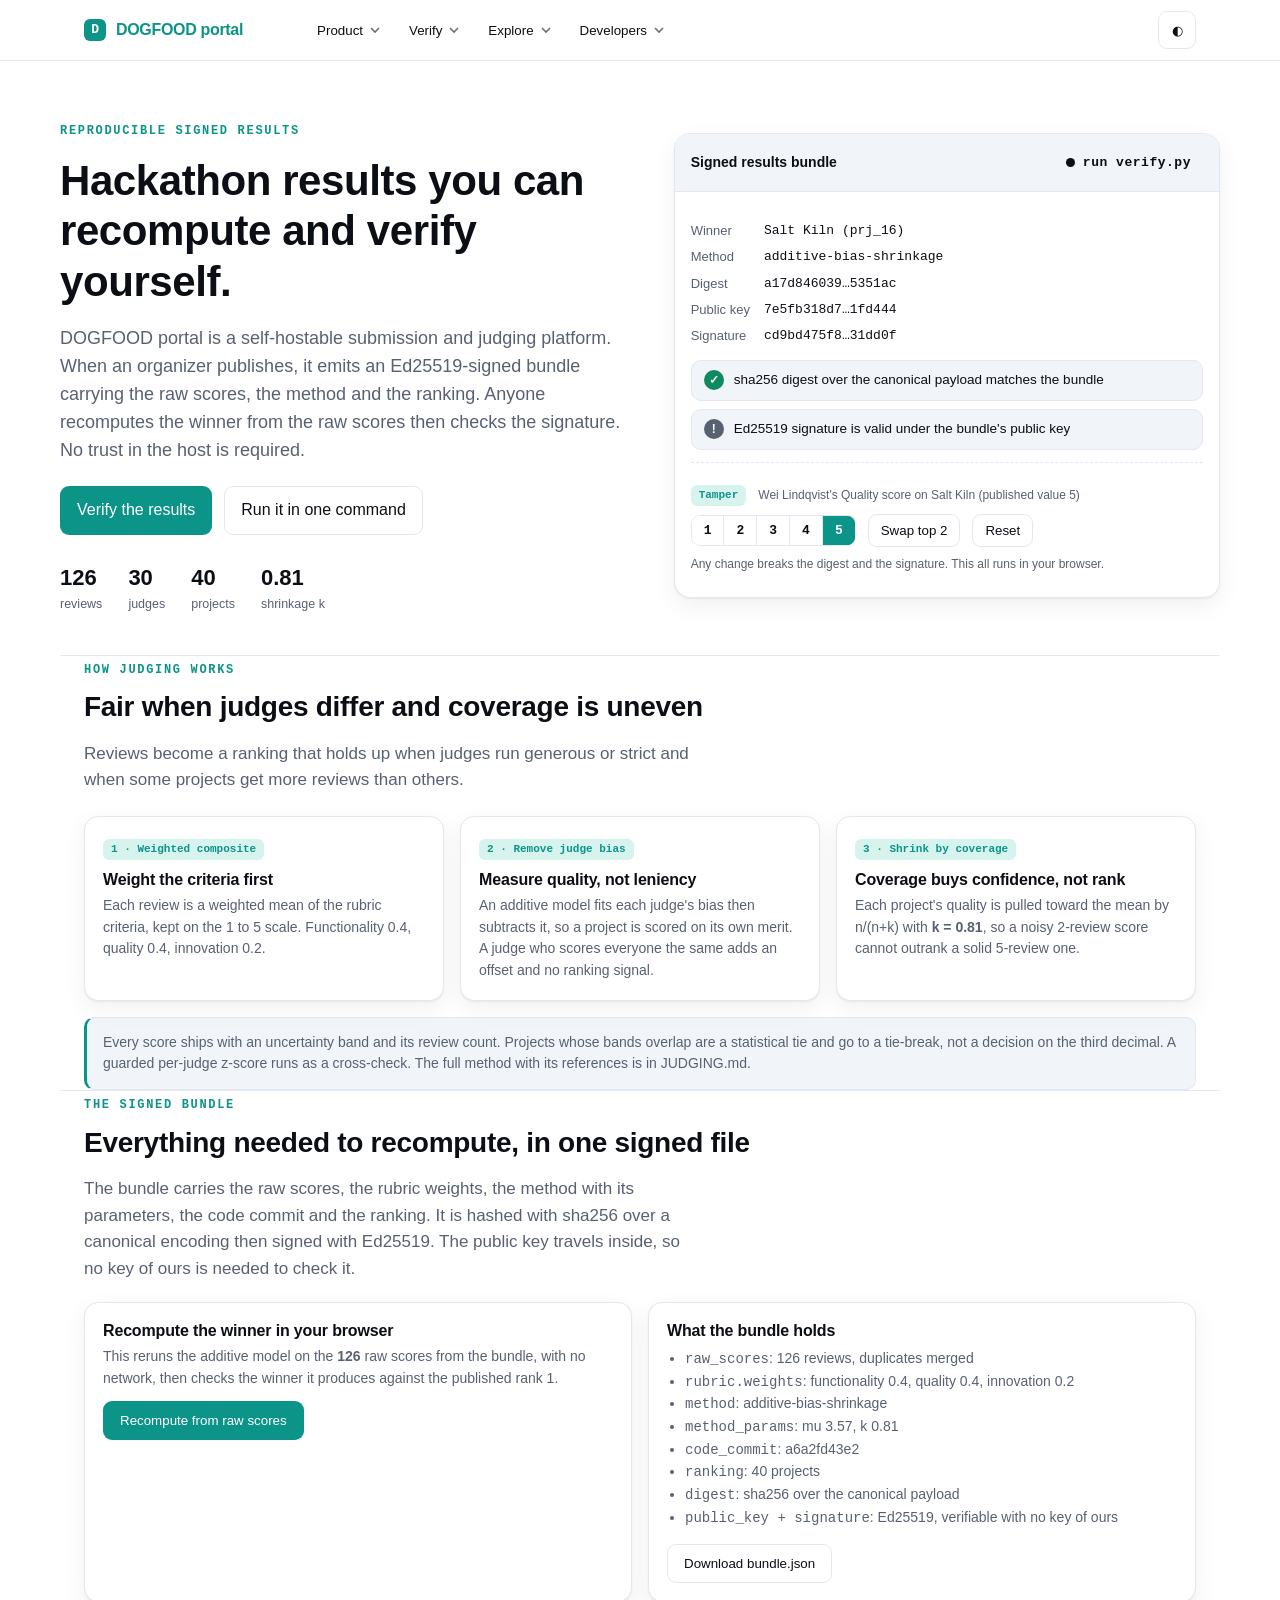
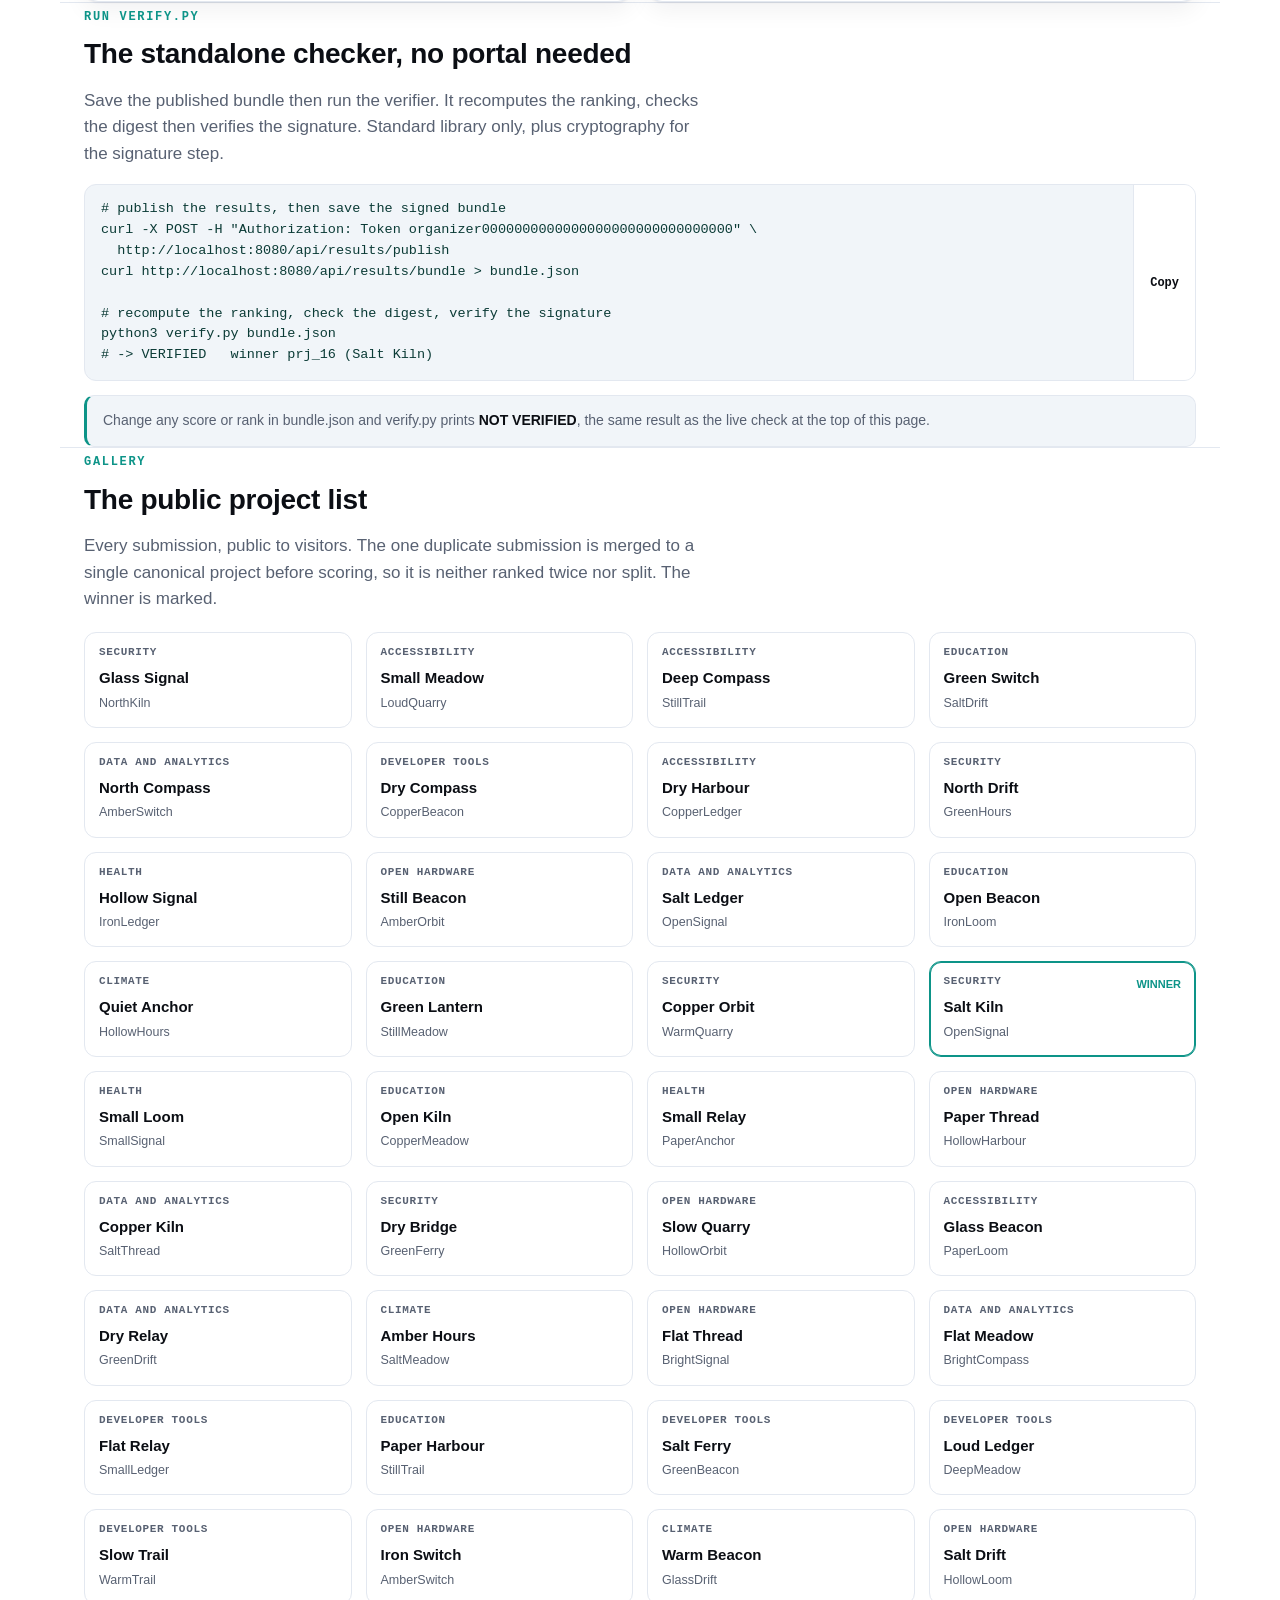
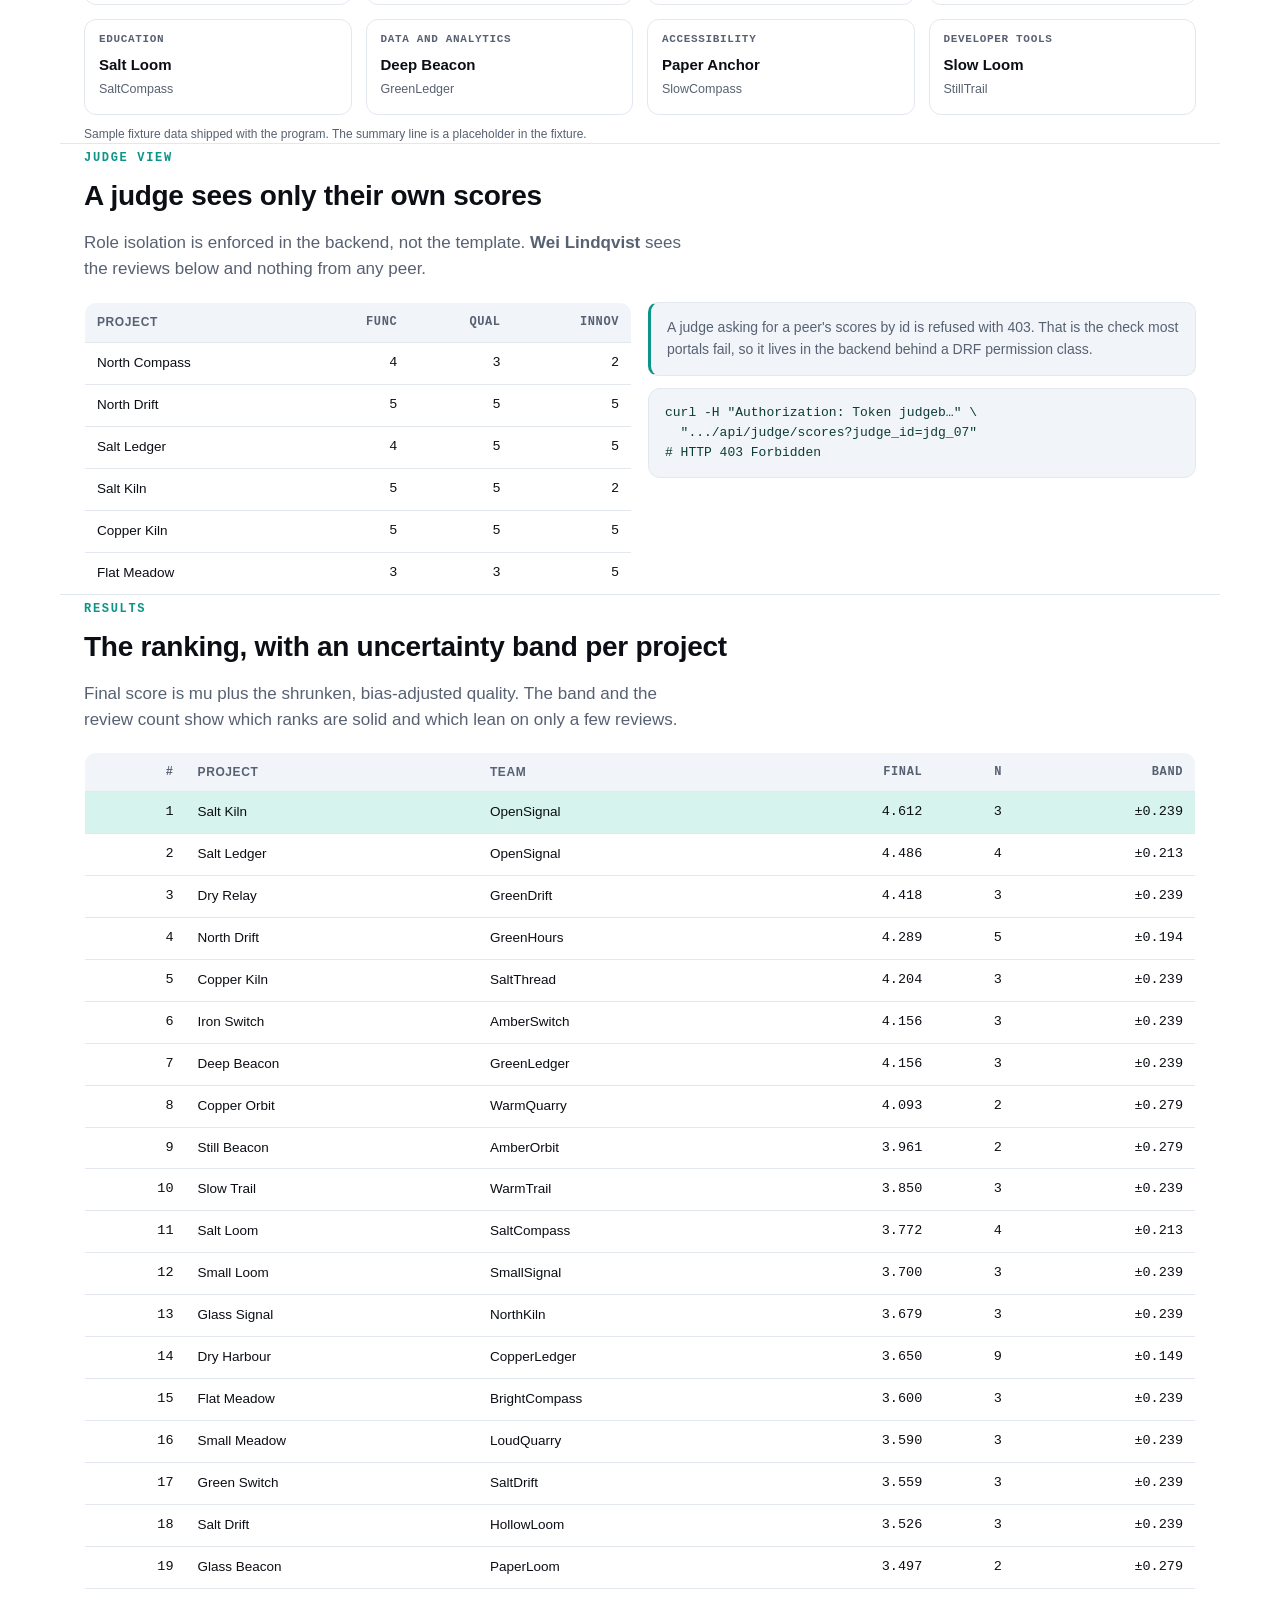
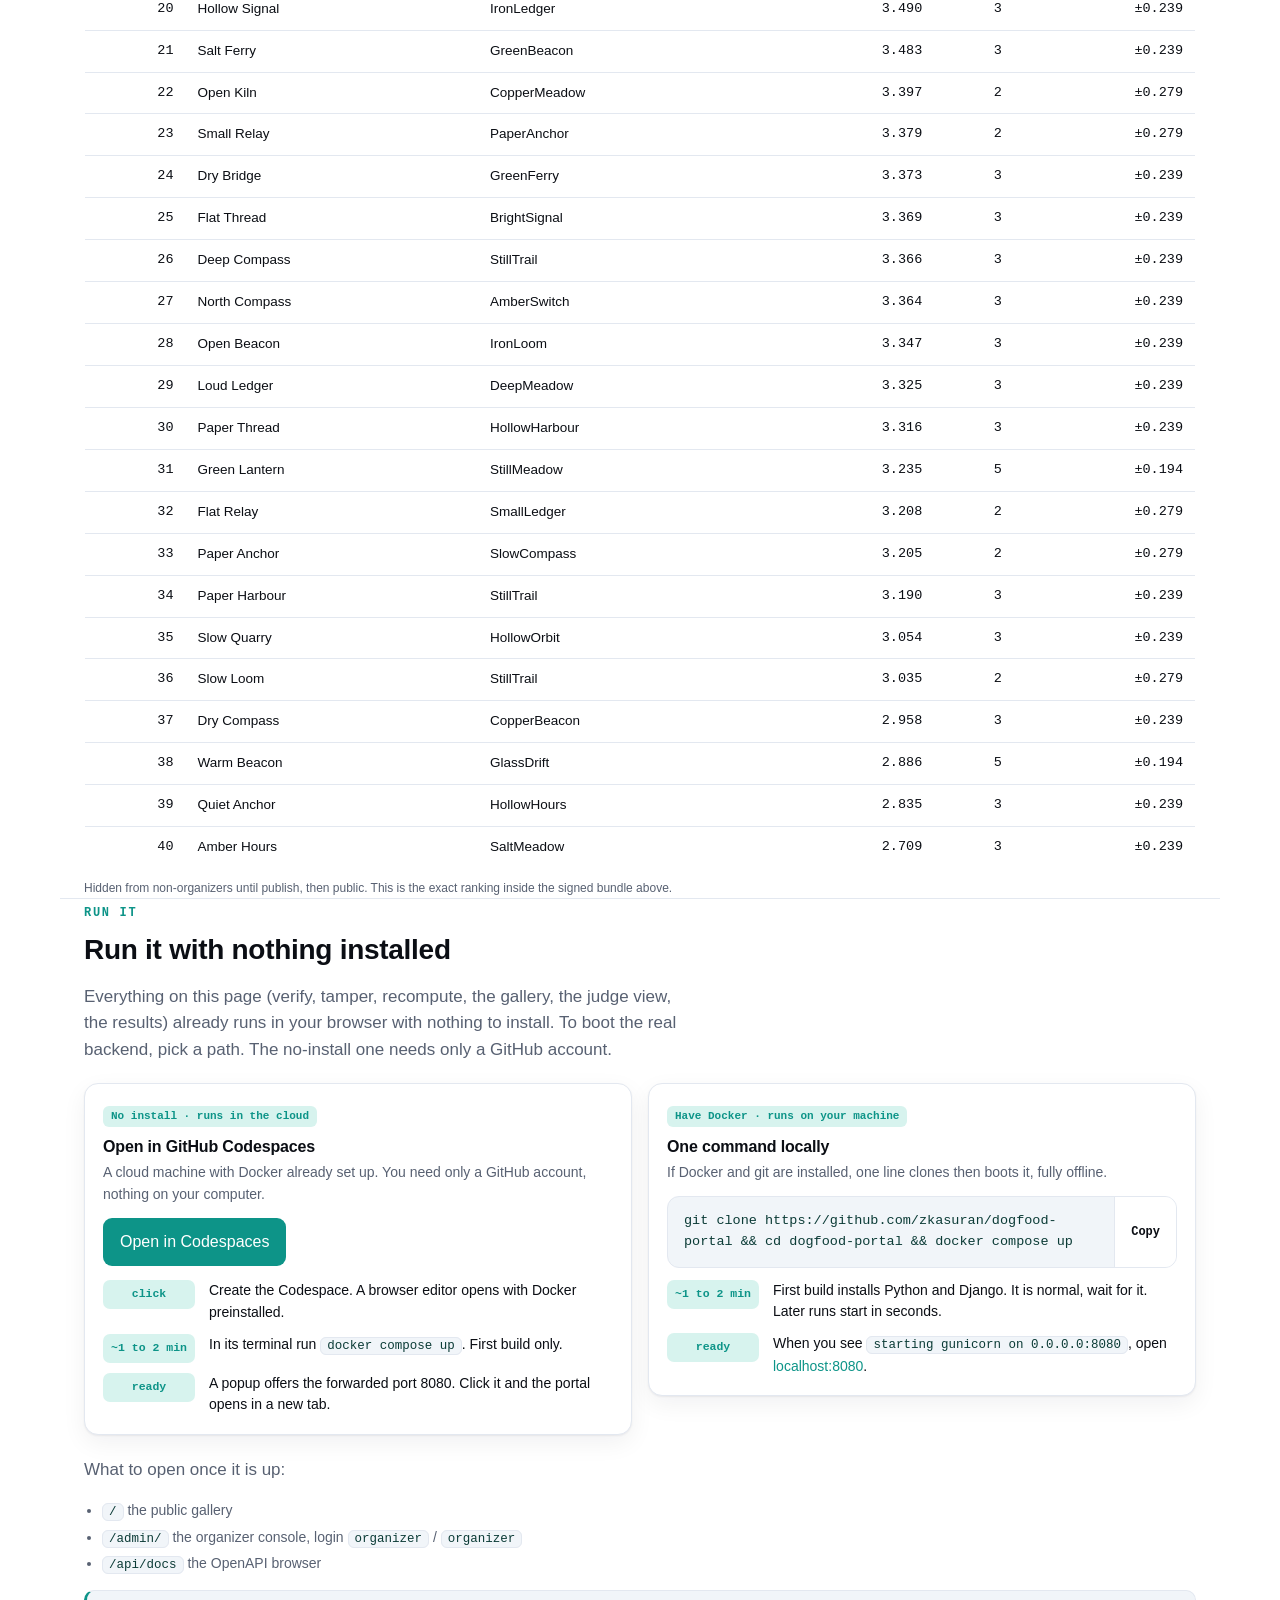
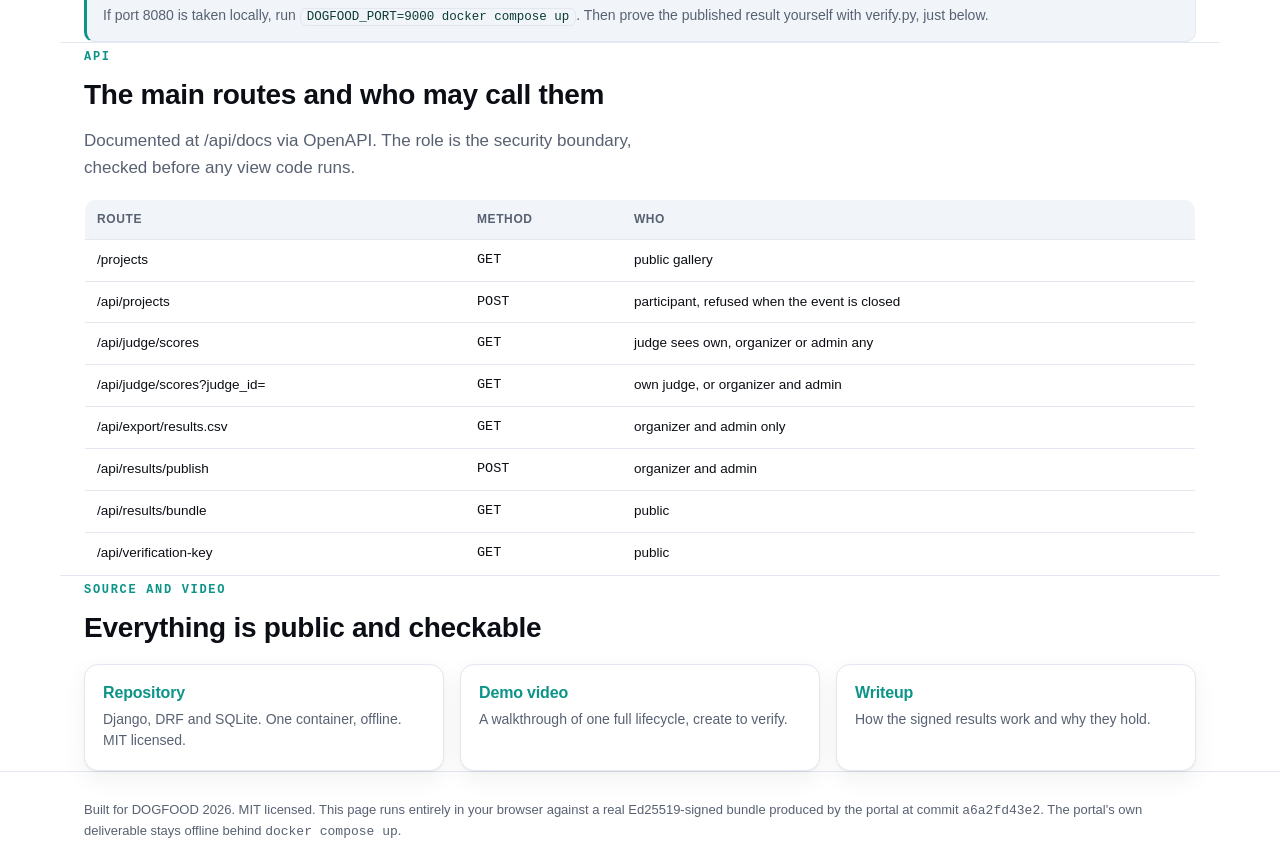
<file: index.html>
<!doctype html>
<html lang="en">
<head>
<meta charset="utf-8">
<meta name="viewport" content="width=device-width, initial-scale=1">
<title>DOGFOOD portal, results you can recompute and verify</title>
<meta name="description" content="A self-hostable hackathon judging portal that publishes an Ed25519-signed results bundle. Recompute the winner from the raw scores and check the signature in your browser.">
<script>(function(){try{var t=localStorage.getItem('theme')||(matchMedia('(prefers-color-scheme:dark)').matches?'dark':'light');document.documentElement.setAttribute('data-theme',t);}catch(e){}})();</script>
<link rel="stylesheet" href="styles.css">
<link rel="icon" href="favicon.svg">
</head>
<body>
<header class="top">
  <div class="wrap nav">
    <a class="brand" href="#top"><span class="dot">D</span> DOGFOOD portal</a>
    <ul class="menu" id="menu">
      <li data-cat><button aria-haspopup="true" aria-expanded="false">Product <svg viewBox="0 0 12 12"><path d="M2 4l4 4 4-4" fill="none" stroke="currentColor" stroke-width="1.6"/></svg></button>
        <ul class="sub" role="menu">
          <li><a href="#top">Overview<small>What the portal does</small></a></li>
          <li><a href="#how">How judging works<small>Weighting, bias removal, shrinkage</small></a></li>
        </ul></li>
      <li data-cat><button aria-haspopup="true" aria-expanded="false">Verify <svg viewBox="0 0 12 12"><path d="M2 4l4 4 4-4" fill="none" stroke="currentColor" stroke-width="1.6"/></svg></button>
        <ul class="sub" role="menu">
          <li><a href="#verify">Verify it yourself<small>Live in your browser, no install</small></a></li>
          <li><a href="#bundle">The signed bundle<small>What it holds, recompute the winner</small></a></li>
          <li><a href="#cli">Run verify.py<small>The standalone checker</small></a></li>
        </ul></li>
      <li data-cat><button aria-haspopup="true" aria-expanded="false">Explore <svg viewBox="0 0 12 12"><path d="M2 4l4 4 4-4" fill="none" stroke="currentColor" stroke-width="1.6"/></svg></button>
        <ul class="sub" role="menu">
          <li><a href="#gallery">Gallery<small>The public project list</small></a></li>
          <li><a href="#judging">Judge view<small>A judge sees only their own scores</small></a></li>
          <li><a href="#results">Results<small>The ranking with uncertainty bands</small></a></li>
        </ul></li>
      <li data-cat><button aria-haspopup="true" aria-expanded="false">Developers <svg viewBox="0 0 12 12"><path d="M2 4l4 4 4-4" fill="none" stroke="currentColor" stroke-width="1.6"/></svg></button>
        <ul class="sub" role="menu">
          <li><a href="#run">Run it<small>No install via Codespaces, or one command</small></a></li>
          <li><a href="#api">API<small>The main routes and who may call them</small></a></li>
          <li><a href="#source">Source and video<small>Repo, demo, writeup</small></a></li>
        </ul></li>
    </ul>
    <span class="spacer"></span>
    <button class="icon-btn" id="theme" title="Toggle theme" aria-label="Toggle light and dark">◐</button>
    <button class="icon-btn hamburger" id="burger" aria-label="Menu" aria-expanded="false">☰</button>
  </div>
</header>
<main id="top">
<section class="wrap hero">
  <div>
    <span class="eyebrow">Reproducible signed results</span>
    <h1>Hackathon results you can recompute and verify yourself.</h1>
    <p class="lead">DOGFOOD portal is a self-hostable submission and judging platform. When an organizer publishes, it emits an Ed25519-signed bundle carrying the raw scores, the method and the ranking. Anyone recomputes the winner from the raw scores then checks the signature. No trust in the host is required.</p>
    <div class="cta">
      <a class="btn primary" href="#verify">Verify the results</a>
      <a class="btn ghost" href="#run">Run it in one command</a>
    </div>
    <div class="stat-band">
      <div class="s"><b>126</b><span>reviews</span></div>
      <div class="s"><b>30</b><span>judges</span></div>
      <div class="s"><b>40</b><span>projects</span></div>
      <div class="s"><b id="stat-k">0.81</b><span>shrinkage k</span></div>
    </div>
  </div>
  <div class="verifier" id="verify">
    <div class="vhead"><span class="t">Signed results bundle</span>
      <span class="badge idle" id="vbadge"><span class="pip"></span><span id="vbadge-t">checking</span></span></div>
    <div class="vbody">
      <dl class="kv">
        <dt>Winner</dt><dd id="v-winner">&mdash;</dd>
        <dt>Method</dt><dd id="v-method">&mdash;</dd>
        <dt>Digest</dt><dd id="v-digest">&mdash;</dd>
        <dt>Public key</dt><dd id="v-pub">&mdash;</dd>
        <dt>Signature</dt><dd id="v-sig">&mdash;</dd>
      </dl>
      <div class="checks">
        <div class="check idle" id="chk-digest"><span class="m">.</span><span>sha256 digest over the canonical payload matches the bundle</span></div>
        <div class="check idle" id="chk-sig"><span class="m">.</span><span>Ed25519 signature is valid under the bundle's public key</span></div>
      </div>
      <div class="tamper">
        <div class="row"><span class="pill">Tamper</span><span id="tamper-desc" class="band"></span></div>
        <div class="row"><div class="seg" id="score-seg"></div>
          <button class="btn ghost" id="btn-rankswap" style="padding:8px 12px">Swap top 2</button>
          <button class="btn ghost" id="btn-reset" style="padding:8px 12px">Reset</button></div>
        <div class="row band">Any change breaks the digest and the signature. This all runs in your browser.</div>
      </div>
    </div>
  </div>
</section>
<section class="wrap" id="how">
  <span class="eyebrow">How judging works</span>
  <h2 style="font-size:28px;margin:10px 0 8px">Fair when judges differ and coverage is uneven</h2>
  <p class="lead">Reviews become a ranking that holds up when judges run generous or strict and when some projects get more reviews than others.</p>
  <div class="grid g3" style="margin-top:22px">
    <div class="card"><span class="tag">1 · Weighted composite</span><h3>Weight the criteria first</h3><p>Each review is a weighted mean of the rubric criteria, kept on the 1 to 5 scale. Functionality 0.4, quality 0.4, innovation 0.2.</p></div>
    <div class="card"><span class="tag">2 · Remove judge bias</span><h3>Measure quality, not leniency</h3><p>An additive model fits each judge's bias then subtracts it, so a project is scored on its own merit. A judge who scores everyone the same adds an offset and no ranking signal.</p></div>
    <div class="card"><span class="tag">3 · Shrink by coverage</span><h3>Coverage buys confidence, not rank</h3><p>Each project's quality is pulled toward the mean by n/(n+k) with <b>k&nbsp;=&nbsp;0.81</b>, so a noisy 2-review score cannot outrank a solid 5-review one.</p></div>
  </div>
  <div class="note" style="margin-top:16px">Every score ships with an uncertainty band and its review count. Projects whose bands overlap are a statistical tie and go to a tie-break, not a decision on the third decimal. A guarded per-judge z-score runs as a cross-check. The full method with its references is in JUDGING.md.</div>
</section>
<section class="wrap" id="bundle">
  <span class="eyebrow">The signed bundle</span>
  <h2 style="font-size:28px;margin:10px 0 8px">Everything needed to recompute, in one signed file</h2>
  <p class="lead">The bundle carries the raw scores, the rubric weights, the method with its parameters, the code commit and the ranking. It is hashed with sha256 over a canonical encoding then signed with Ed25519. The public key travels inside, so no key of ours is needed to check it.</p>
  <div class="grid g2" style="margin-top:20px">
    <div class="card">
      <h3>Recompute the winner in your browser</h3>
      <p style="margin:6px 0 12px">This reruns the additive model on the <b id="rc-n">126</b> raw scores from the bundle, with no network, then checks the winner it produces against the published rank 1.</p>
      <button class="btn primary" id="btn-recompute">Recompute from raw scores</button>
      <div id="rc-out" style="margin-top:14px"></div>
    </div>
    <div class="card">
      <h3>What the bundle holds</h3>
      <ul id="bundle-fields" style="margin:8px 0 14px;padding-left:18px;color:var(--muted);font-size:14px"></ul>
      <button class="btn ghost" id="btn-download">Download bundle.json</button>
    </div>
  </div>
</section>
<section class="wrap" id="cli">
  <span class="eyebrow">Run verify.py</span>
  <h2 style="font-size:28px;margin:10px 0 8px">The standalone checker, no portal needed</h2>
  <p class="lead">Save the published bundle then run the verifier. It recomputes the ranking, checks the digest then verifies the signature. Standard library only, plus cryptography for the signature step.</p>
  <div class="cmd"><code># publish the results, then save the signed bundle
curl -X POST -H "Authorization: Token organizer0000000000000000000000000000000" \
  http://localhost:8080/api/results/publish
curl http://localhost:8080/api/results/bundle &gt; bundle.json

# recompute the ranking, check the digest, verify the signature
python3 verify.py bundle.json
# -&gt; VERIFIED   winner prj_16 (Salt Kiln)</code><button data-copy>Copy</button></div>
  <div class="note" style="margin-top:14px">Change any score or rank in bundle.json and verify.py prints <b>NOT VERIFIED</b>, the same result as the live check at the top of this page.</div>
</section>
<section class="wrap" id="gallery">
  <span class="eyebrow">Gallery</span>
  <h2 style="font-size:28px;margin:10px 0 8px">The public project list</h2>
  <p class="lead">Every submission, public to visitors. The one duplicate submission is merged to a single canonical project before scoring, so it is neither ranked twice nor split. The winner is marked.</p>
  <div class="gallery" id="gal-grid" style="margin-top:20px"></div>
  <div class="band" style="margin-top:10px">Sample fixture data shipped with the program. The summary line is a placeholder in the fixture.</div>
</section>
<section class="wrap" id="judging">
  <span class="eyebrow">Judge view</span>
  <h2 style="font-size:28px;margin:10px 0 8px">A judge sees only their own scores</h2>
  <p class="lead">Role isolation is enforced in the backend, not the template. <b id="jv-name">the judge</b> sees the reviews below and nothing from any peer.</p>
  <div class="grid g2" style="margin-top:20px;align-items:start">
    <table class="tbl" id="jv-table"></table>
    <div>
      <div class="note">A judge asking for a peer's scores by id is refused with 403. That is the check most portals fail, so it lives in the backend behind a DRF permission class.</div>
      <pre class="code" style="margin-top:12px">curl -H "Authorization: Token judgeb…" \
  ".../api/judge/scores?judge_id=jdg_07"
# HTTP 403 Forbidden</pre>
    </div>
  </div>
</section>
<section class="wrap" id="results">
  <span class="eyebrow">Results</span>
  <h2 style="font-size:28px;margin:10px 0 8px">The ranking, with an uncertainty band per project</h2>
  <p class="lead">Final score is mu plus the shrunken, bias-adjusted quality. The band and the review count show which ranks are solid and which lean on only a few reviews.</p>
  <table class="tbl" id="res-table" style="margin-top:18px"></table>
  <div class="band" style="margin-top:10px">Hidden from non-organizers until publish, then public. This is the exact ranking inside the signed bundle above.</div>
</section>
<section class="wrap" id="run">
  <span class="eyebrow">Run it</span>
  <h2 style="font-size:28px;margin:10px 0 8px">Run it with nothing installed</h2>
  <p class="lead">Everything on this page (verify, tamper, recompute, the gallery, the judge view, the results) already runs in your browser with nothing to install. To boot the real backend, pick a path. The no-install one needs only a GitHub account.</p>
  <div class="grid g2" style="margin-top:20px;align-items:start">
    <div class="card">
      <span class="tag">No install · runs in the cloud</span>
      <h3>Open in GitHub Codespaces</h3>
      <p style="margin:6px 0 12px">A cloud machine with Docker already set up. You need only a GitHub account, nothing on your computer.</p>
      <a class="btn primary" href="https://codespaces.new/zkasuran/dogfood-portal" target="_blank" rel="noopener">Open in Codespaces</a>
      <ol class="steps-timed" style="margin-top:14px">
        <li><span class="tm">click</span><span>Create the Codespace. A browser editor opens with Docker preinstalled.</span></li>
        <li><span class="tm">~1 to 2 min</span><span>In its terminal run <code>docker compose up</code>. First build only.</span></li>
        <li><span class="tm">ready</span><span>A popup offers the forwarded port 8080. Click it and the portal opens in a new tab.</span></li>
      </ol>
    </div>
    <div class="card">
      <span class="tag">Have Docker · runs on your machine</span>
      <h3>One command locally</h3>
      <p style="margin:6px 0 12px">If Docker and git are installed, one line clones then boots it, fully offline.</p>
      <div class="cmd"><code>git clone https://github.com/zkasuran/dogfood-portal &amp;&amp; cd dogfood-portal &amp;&amp; docker compose up</code><button data-copy>Copy</button></div>
      <ol class="steps-timed" style="margin-top:12px">
        <li><span class="tm">~1 to 2 min</span><span>First build installs Python and Django. It is normal, wait for it. Later runs start in seconds.</span></li>
        <li><span class="tm">ready</span><span>When you see <code>starting gunicorn on 0.0.0.0:8080</code>, open <a href="http://localhost:8080" target="_blank" rel="noopener">localhost:8080</a>.</span></li>
      </ol>
    </div>
  </div>
  <p class="lead" style="margin-top:22px">What to open once it is up:</p>
  <ul class="open-list">
    <li><span class="inline">/</span> the public gallery</li>
    <li><span class="inline">/admin/</span> the organizer console, login <span class="inline">organizer</span> / <span class="inline">organizer</span></li>
    <li><span class="inline">/api/docs</span> the OpenAPI browser</li>
  </ul>
  <div class="note" style="margin-top:14px">If port 8080 is taken locally, run <span class="inline">DOGFOOD_PORT=9000 docker compose up</span>. Then prove the published result yourself with verify.py, just below.</div>
</section>
<section class="wrap" id="api">
  <span class="eyebrow">API</span>
  <h2 style="font-size:28px;margin:10px 0 8px">The main routes and who may call them</h2>
  <p class="lead">Documented at /api/docs via OpenAPI. The role is the security boundary, checked before any view code runs.</p>
  <table class="tbl" style="margin-top:18px">
    <thead><tr><th>Route</th><th>Method</th><th>Who</th></tr></thead>
    <tbody>
      <tr><td>/projects</td><td class="mono">GET</td><td>public gallery</td></tr>
      <tr><td>/api/projects</td><td class="mono">POST</td><td>participant, refused when the event is closed</td></tr>
      <tr><td>/api/judge/scores</td><td class="mono">GET</td><td>judge sees own, organizer or admin any</td></tr>
      <tr><td>/api/judge/scores?judge_id=</td><td class="mono">GET</td><td>own judge, or organizer and admin</td></tr>
      <tr><td>/api/export/results.csv</td><td class="mono">GET</td><td>organizer and admin only</td></tr>
      <tr><td>/api/results/publish</td><td class="mono">POST</td><td>organizer and admin</td></tr>
      <tr><td>/api/results/bundle</td><td class="mono">GET</td><td>public</td></tr>
      <tr><td>/api/verification-key</td><td class="mono">GET</td><td>public</td></tr>
    </tbody>
  </table>
</section>
<section class="wrap" id="source">
  <span class="eyebrow">Source and video</span>
  <h2 style="font-size:28px;margin:10px 0 8px">Everything is public and checkable</h2>
  <div class="grid g3" style="margin-top:20px">
    <a class="card" href="https://github.com/zkasuran/dogfood-portal" target="_blank" rel="noopener"><h3>Repository</h3><p>Django, DRF and SQLite. One container, offline. MIT licensed.</p></a>
    <a class="card" href="https://youtu.be/pg0ozBi13Z4" target="_blank" rel="noopener"><h3>Demo video</h3><p>A walkthrough of one full lifecycle, create to verify.</p></a>
    <a class="card" href="https://dev.to/zkasuran/signed-hackathon-results-anyone-can-recompute-and-verify-4f59" target="_blank" rel="noopener"><h3>Writeup</h3><p>How the signed results work and why they hold.</p></a>
  </div>
</section>
</main>
<footer><div class="wrap">Built for DOGFOOD 2026. MIT licensed. This page runs entirely in your browser against a real Ed25519-signed bundle produced by the portal at commit <span class="mono" id="foot-commit">&mdash;</span>. The portal's own deliverable stays offline behind <span class="mono">docker compose up</span>.</div></footer>
<script src="data.js"></script>
<script src="app.js"></script>
</body>
</html>
</file>
<file: styles.css>
/* DOGFOOD portal interactive demo. One accent, 8px rhythm, light + dark first-class. */
:root[data-theme="light"]{
  --bg:#ffffff; --bg2:#f6f8fb; --ink:#0b0e14; --muted:#586172; --panel:#ffffff;
  --panel2:#f1f5f9; --edge:#e3e8f0; --acc:#0d9488; --acc-ink:#ffffff; --acc-soft:#d7f3ee;
  --ok:#0f8a5f; --ok-soft:#d7f3e6; --bad:#d23f57; --bad-soft:#fbe0e5; --code:#0b3b36;
  --shadow:0 1px 2px rgba(16,24,40,.06),0 8px 24px rgba(16,24,40,.06);
}
:root[data-theme="dark"]{
  --bg:#0b0f18; --bg2:#0e1420; --ink:#e6edf6; --muted:#93a1b5; --panel:#111826;
  --panel2:#0e1622; --edge:#20293b; --acc:#2dd4bf; --acc-ink:#04140f; --acc-soft:#0f2a28;
  --ok:#3ad29a; --ok-soft:#0f2a22; --bad:#ff6b84; --bad-soft:#2a121a; --code:#bdeee6;
  --shadow:0 1px 2px rgba(0,0,0,.4),0 12px 32px rgba(0,0,0,.45);
}
*{box-sizing:border-box}
html{scroll-behavior:smooth;scroll-padding-top:76px}
@media (prefers-reduced-motion:reduce){html{scroll-behavior:auto}}
body{margin:0;background:var(--bg);color:var(--ink);
  font:16px/1.55 -apple-system,BlinkMacSystemFont,"Segoe UI",Roboto,Helvetica,Arial,sans-serif;
  -webkit-font-smoothing:antialiased;}
a{color:var(--acc);text-decoration:none}
a:hover{text-decoration:underline}
.wrap{max-width:1160px;margin:0 auto;padding:0 24px}
code,.mono{font-family:ui-monospace,SFMono-Regular,Menlo,"Cascadia Code",monospace}
h1,h2,h3{line-height:1.2;margin:0;letter-spacing:-.01em}
section{padding:52px 0;border-top:1px solid var(--edge)}
section:first-of-type{border-top:0}
.eyebrow{font:600 12px/1 ui-monospace,monospace;letter-spacing:.14em;text-transform:uppercase;color:var(--acc)}
.lead{color:var(--muted);font-size:17px;max-width:65ch}
.btn{display:inline-flex;align-items:center;gap:8px;font:600 14px/1 inherit;cursor:pointer;
  border-radius:9px;padding:11px 16px;border:1px solid var(--edge);background:var(--panel);color:var(--ink);
  transition:transform .15s ease,background .15s ease,border-color .15s ease}
.btn:hover{text-decoration:none;transform:translateY(-1px)}
.btn.primary{background:var(--acc);color:var(--acc-ink);border-color:transparent}
.btn.ghost{background:transparent}
/* header + nav */
header.top{position:sticky;top:0;z-index:50;background:color-mix(in srgb,var(--bg) 88%,transparent);
  backdrop-filter:blur(10px);border-bottom:1px solid var(--edge)}
.nav{display:flex;align-items:center;gap:14px;height:60px}
.brand{display:flex;align-items:center;gap:10px;font-weight:700;letter-spacing:-.02em}
.brand .dot{width:22px;height:22px;border-radius:6px;background:var(--acc);
  display:grid;place-items:center;color:var(--acc-ink);font:800 13px/1 ui-monospace,monospace}
.menu{display:flex;gap:4px;margin-left:8px}
.menu>li{position:relative;list-style:none}
.menu>li>button{font:600 14px/1 inherit;color:var(--ink);background:none;border:0;cursor:pointer;
  padding:10px 12px;border-radius:8px;display:flex;align-items:center;gap:6px}
.menu>li>button:hover,.menu>li.open>button{background:var(--panel2)}
.menu>li>button svg{width:12px;height:12px;opacity:.6;transition:transform .15s}
.menu>li.open>button svg{transform:rotate(180deg)}
.sub{position:absolute;top:100%;left:0;min-width:250px;padding:8px;margin:0;list-style:none;
  background:var(--panel);border:1px solid var(--edge);border-radius:12px;box-shadow:var(--shadow);
  opacity:0;visibility:hidden;transform:translateY(6px);transition:opacity .16s,transform .16s}
.menu>li.open .sub{opacity:1;visibility:visible;transform:translateY(0)}
.sub a{display:block;padding:9px 10px;border-radius:8px;color:var(--ink)}
.sub a:hover{background:var(--panel2);text-decoration:none}
.sub a small{display:block;color:var(--muted);font-weight:400;font-size:12.5px;margin-top:2px}
.spacer{flex:1}
.icon-btn{width:38px;height:38px;border-radius:9px;border:1px solid var(--edge);background:var(--panel);
  color:var(--ink);cursor:pointer;display:grid;place-items:center}
.icon-btn:hover{background:var(--panel2)}
.hamburger{display:none}
/* hero */
.hero{display:grid;grid-template-columns:1.05fr 1fr;gap:40px;align-items:center;padding:56px 0 40px}
.hero h1{font-size:42px;font-weight:800;margin:14px 0 12px}
.hero .lead{font-size:18px}
.hero .cta{display:flex;gap:12px;margin-top:22px;flex-wrap:wrap}
.stat-band{display:flex;gap:26px;margin-top:26px;flex-wrap:wrap}
.stat-band .s{display:flex;flex-direction:column}
.stat-band .s b{font-size:22px;font-weight:800}
.stat-band .s span{font-size:12.5px;color:var(--muted)}
/* verifier widget */
.verifier{background:var(--panel);border:1px solid var(--edge);border-radius:16px;box-shadow:var(--shadow);
  overflow:hidden}
.verifier .vhead{display:flex;align-items:center;justify-content:space-between;gap:10px;
  padding:14px 16px;border-bottom:1px solid var(--edge);background:var(--panel2)}
.verifier .vhead .t{font-weight:700;font-size:14px}
.badge{display:inline-flex;align-items:center;gap:8px;font:700 13px/1 ui-monospace,monospace;
  padding:8px 12px;border-radius:999px;letter-spacing:.04em}
.badge.ok{background:var(--ok-soft);color:var(--ok)}
.badge.bad{background:var(--bad-soft);color:var(--bad)}
.badge .pip{width:9px;height:9px;border-radius:50%;background:currentColor}
.vbody{padding:16px}
.kv{display:grid;grid-template-columns:auto 1fr;gap:6px 14px;font-size:13px;margin-bottom:14px}
.kv dt{color:var(--muted)}
.kv dd{margin:0;font-family:ui-monospace,monospace;word-break:break-all}
.checks{display:grid;gap:8px;margin:12px 0}
.check{display:flex;align-items:center;gap:10px;font-size:13.5px;padding:9px 12px;border-radius:10px;
  background:var(--panel2);border:1px solid var(--edge)}
.check .m{width:20px;height:20px;border-radius:50%;display:grid;place-items:center;font-size:12px;font-weight:800;color:#fff;flex:none}
.check.pass .m{background:var(--ok)} .check.fail .m{background:var(--bad)} .check.idle .m{background:var(--muted)}
.tamper{border-top:1px dashed var(--edge);margin-top:12px;padding-top:14px}
.tamper .row{display:flex;align-items:center;gap:12px;flex-wrap:wrap;margin:8px 0}
.seg{display:inline-flex;border:1px solid var(--edge);border-radius:9px;overflow:hidden}
.seg button{border:0;background:var(--panel);color:var(--ink);font:600 13px/1 ui-monospace,monospace;
  padding:8px 12px;cursor:pointer;border-right:1px solid var(--edge)}
.seg button:last-child{border-right:0}
.seg button.on{background:var(--acc);color:var(--acc-ink)}
.seg button.orig{outline:2px solid var(--acc);outline-offset:-2px}
.pill{font:600 11px/1 ui-monospace,monospace;padding:5px 8px;border-radius:6px;background:var(--acc-soft);color:var(--acc)}
/* generic cards + grid */
.grid{display:grid;gap:16px}
.g3{grid-template-columns:repeat(3,1fr)} .g2{grid-template-columns:repeat(2,1fr)} .g4{grid-template-columns:repeat(4,1fr)}
.card{background:var(--panel);border:1px solid var(--edge);border-radius:14px;padding:18px;box-shadow:var(--shadow)}
.card h3{font-size:16px;margin-bottom:6px}
.card p{color:var(--muted);font-size:14px;margin:0}
.tag{display:inline-block;font:600 11px/1 ui-monospace,monospace;color:var(--acc);background:var(--acc-soft);
  padding:5px 8px;border-radius:6px;margin-bottom:10px}
/* project gallery */
.gallery{display:grid;grid-template-columns:repeat(auto-fill,minmax(240px,1fr));gap:14px}
.proj{background:var(--panel);border:1px solid var(--edge);border-radius:12px;padding:14px;transition:border-color .15s,transform .15s}
.proj:hover{border-color:var(--acc);transform:translateY(-2px)}
.proj .tk{font:600 11px/1 ui-monospace,monospace;color:var(--muted);text-transform:uppercase;letter-spacing:.06em}
.proj h4{margin:8px 0 4px;font-size:15px}
.proj .team{font-size:12.5px;color:var(--muted)}
.proj.win{border-color:var(--acc);box-shadow:0 0 0 1px var(--acc) inset}
.proj .crown{float:right;font-size:11px;font-weight:800;color:var(--acc)}
/* tables */
.tbl{width:100%;border-collapse:collapse;font-size:13.5px;overflow:hidden;border-radius:12px;border:1px solid var(--edge)}
.tbl th,.tbl td{text-align:left;padding:10px 12px;border-bottom:1px solid var(--edge)}
.tbl th{background:var(--panel2);font-weight:600;color:var(--muted);font-size:12px;text-transform:uppercase;letter-spacing:.05em}
.tbl tr:last-child td{border-bottom:0}
.tbl td.num,.tbl th.num{text-align:right;font-family:ui-monospace,monospace}
.tbl tr.win td{background:var(--acc-soft)}
.band{color:var(--muted);font-size:12px}
/* code */
pre.code{background:var(--panel2);border:1px solid var(--edge);border-radius:12px;padding:14px 16px;
  overflow:auto;font-size:13px;color:var(--code);margin:0}
.note{background:var(--panel2);border:1px solid var(--edge);border-left:3px solid var(--acc);
  border-radius:10px;padding:14px 16px;font-size:14px;color:var(--muted)}
.note b{color:var(--ink)}
footer{border-top:1px solid var(--edge);padding:28px 0;color:var(--muted);font-size:13px}
footer a{color:var(--muted);text-decoration:underline}
.hidden{display:none!important}
/* command bars + timed steps */
.cmd{display:flex;align-items:stretch;background:var(--panel2);border:1px solid var(--edge);border-radius:12px;overflow:hidden;margin:8px 0}
.cmd code{flex:1;padding:14px 16px;font-size:13.5px;color:var(--code);white-space:pre-wrap;word-break:break-word;overflow:auto}
.cmd button{border:0;border-left:1px solid var(--edge);background:var(--panel);color:var(--ink);
  font:600 12px/1 ui-monospace,monospace;padding:0 16px;cursor:pointer;white-space:nowrap;flex:none}
.cmd button:hover{background:var(--acc);color:var(--acc-ink)}
.cmd button.copied{background:var(--ok);color:#fff}
.steps-timed{list-style:none;margin:18px 0 0;padding:0;display:grid;gap:10px}
.steps-timed li{display:grid;grid-template-columns:92px 1fr;gap:14px;align-items:start;font-size:14px}
.steps-timed .tm{font:700 11.5px/1.3 ui-monospace,monospace;color:var(--acc);background:var(--acc-soft);
  border-radius:7px;padding:7px 6px;text-align:center}
.steps-timed b{color:var(--ink)}
.steps-timed code,.inline{background:var(--panel2);border:1px solid var(--edge);border-radius:6px;padding:1px 6px;font-size:12.5px;color:var(--code);font-family:ui-monospace,monospace}
.open-list{margin:12px 0 0;padding-left:18px;color:var(--muted);font-size:14px}
.open-list li{margin:4px 0}

/* responsive */
@media (max-width:900px){
  .hero{grid-template-columns:1fr;padding:36px 0}
  .hero h1{font-size:32px}
  .g3,.g4,.g2{grid-template-columns:1fr}
  .menu{display:none}
  .hamburger{display:grid}
  .menu.mobile{display:block;position:fixed;inset:60px 0 auto 0;background:var(--panel);
    border-bottom:1px solid var(--edge);padding:10px 24px;box-shadow:var(--shadow)}
  .menu.mobile>li{position:static}
  .menu.mobile .sub{position:static;opacity:1;visibility:visible;transform:none;box-shadow:none;
    border:0;padding:4px 0 8px 12px;min-width:0}
}
</file>
